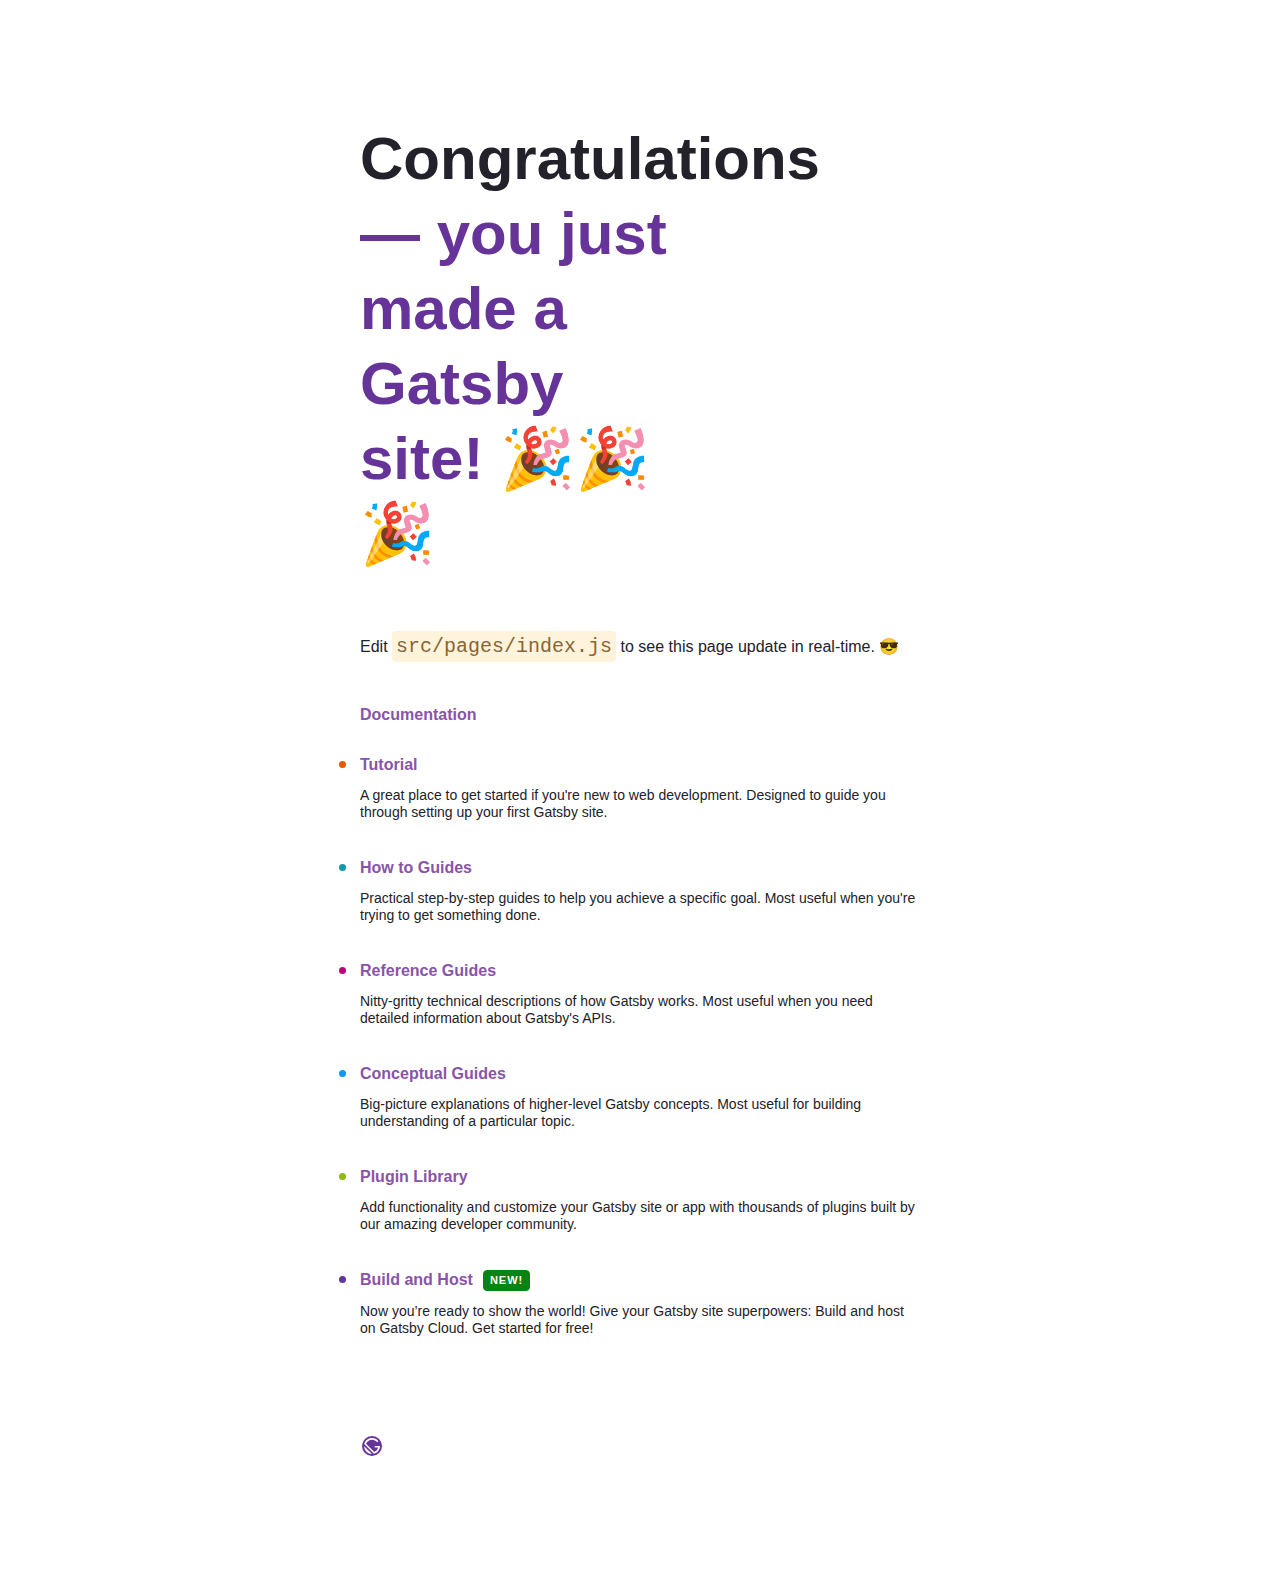
<file: index.html>
<!DOCTYPE html><html><head><meta charSet="utf-8"/><meta http-equiv="x-ua-compatible" content="ie=edge"/><meta name="viewport" content="width=device-width, initial-scale=1, shrink-to-fit=no"/><meta name="generator" content="Gatsby 5.11.0"/><style data-href="/styles.2ce13745ccaac474afc9.css" data-identity="gatsby-global-css">:root{--background-color:#faf7f0;--teal:#cdfcf6;--purple:#98a8f8;--lightpurple:#bccef8;--black:#373640;--neon-green:#c1ffd7;--text-color:#000;--link-color:#035fe6;--link-hover-color:#136ff6;--overlay-background-color:#eee;--body-font-size-m:22px;--body-font-size-s:18px;--body-font-size-xs:16px;--heading-font-size-xxl:48px;--heading-font-size-xl:40px;--heading-font-size-l:32px;--heading-font-size-m:24px;--heading-font-size-s:20px;--heading-font-size-xs:18px}@media (min-width:900px){:root{--heading-font-size-xxl:60px;--heading-font-size-xl:48px;--heading-font-size-l:36px;--heading-font-size-m:30px;--heading-font-size-s:24px;--heading-font-size-xs:22px}}body{margin:auto;max-width:1200px;padding:25px}body.appear{display:unset}h1,h2,h3,h4,h5,h6{font-weight:600;line-height:1.25;margin-bottom:.5em;margin-top:1em}h1{font-size:var(--heading-font-size-xxl)}h2{font-size:var(--heading-font-size-xl)}h3{font-size:var(--heading-font-size-l)}h4{font-size:var(--heading-font-size-m)}h5{font-size:var(--heading-font-size-s)}h6{font-size:var(--heading-font-size-xs)}blockquote,dl,ol,p,pre,ul{margin-bottom:1em;margin-top:1em}hr{border:0;margin-bottom:1.5em;margin-top:1.5em}code,pre,samp{font-size:var(--body-font-size-s)}code,samp{padding:.125em}pre{overflow:scroll}main pre{border-radius:.25em;overflow-x:auto;padding:1em;white-space:pre}a:any-link{color:var(--link-color);text-decoration:none}a:hover{color:var(--link-hover-color);text-decoration:underline}a.button:any-link,button{background-color:var(--link-color);border:2px solid transparent;border-radius:30px;box-sizing:border-box;color:var(--background-color);cursor:pointer;display:inline-block;font-style:normal;font-weight:600;margin:16px 0;overflow:hidden;padding:5px 30px;text-align:center;text-decoration:none;text-overflow:ellipsis;white-space:nowrap}a.button:focus,a.button:hover,button:focus,button:hover{background-color:var(--link-hover-color);cursor:pointer}button:disabled,button:disabled:hover{background-color:var(--overlay-background-color);cursor:unset}a.button.secondary,button.secondary{background-color:unset;border:2px solid;color:var(--text-color)}main input{background-color:var(--background-color);border-radius:.25rem;box-sizing:border-box;color:var(--text-color);display:block;font-size:1.25rem;margin-bottom:1rem;max-width:50rem;padding:.75rem .6rem;width:100%}main input,main input:hover{border:1px solid var(--text-color)}main blockquote{font-style:italic;hanging-punctuation:first;margin:3rem;text-indent:-1rem}main blockquote p:before{content:"“";line-height:0}main blockquote p:after{content:"”";line-height:0}.icon{display:inline-block;height:24px;width:24px}.icon svg{height:100%;width:100%}main .section{padding:64px 16px}@media (min-width:600px){main .section{padding:64px 32px}}@media (min-width:900px){.section>div{margin:auto;max-width:1200px}}main .section.collections{background-color:#fff}.card{grid-gap:16px;display:grid;grid-template-columns:repeat(auto-fill,minmax(150px,1fr));margin:0;padding:0}.card>div{border-radius:12px}.card .teal{background-color:var(--teal)}.card .teal p{background:transparent}.card .purple{background-color:var(--purple)}.card .black{background-color:var(--black)}.card .blue{background-color:var(--lightpurple)}.card .green{background-color:var(--neon-green)}.product-card-list-wrapper{display:flex}.product-card-list-wrapper .product-card{max-width:150px}.product-card-list-wrapper .product-card .product-card-image-wrapper{background:red}#gatsby-focus-wrapper{display:flex;justify-content:center;width:100%}.productWrapper{display:flex;gap:1em}</style><style>.gatsby-image-wrapper{position:relative;overflow:hidden}.gatsby-image-wrapper picture.object-fit-polyfill{position:static!important}.gatsby-image-wrapper img{bottom:0;height:100%;left:0;margin:0;max-width:none;padding:0;position:absolute;right:0;top:0;width:100%;object-fit:cover}.gatsby-image-wrapper [data-main-image]{opacity:0;transform:translateZ(0);transition:opacity .25s linear;will-change:opacity}.gatsby-image-wrapper-constrained{display:inline-block;vertical-align:top}</style><noscript><style>.gatsby-image-wrapper noscript [data-main-image]{opacity:1!important}.gatsby-image-wrapper [data-placeholder-image]{opacity:0!important}</style></noscript><script type="module">const e="undefined"!=typeof HTMLImageElement&&"loading"in HTMLImageElement.prototype;e&&document.body.addEventListener("load",(function(e){const t=e.target;if(void 0===t.dataset.mainImage)return;if(void 0===t.dataset.gatsbyImageSsr)return;let a=null,n=t;for(;null===a&&n;)void 0!==n.parentNode.dataset.gatsbyImageWrapper&&(a=n.parentNode),n=n.parentNode;const o=a.querySelector("[data-placeholder-image]"),r=new Image;r.src=t.currentSrc,r.decode().catch((()=>{})).then((()=>{t.style.opacity=1,o&&(o.style.opacity=0,o.style.transition="opacity 500ms linear")}))}),!0);</script><title data-gatsby-head="true">Home Page</title></head><body><div id="___gatsby"><div style="outline:none" tabindex="-1" id="gatsby-focus-wrapper"><main style="color:#232129;padding:96px;font-family:-apple-system, Roboto, sans-serif, serif"><h1 style="margin-top:0;margin-bottom:64px;max-width:320px">Congratulations<br/><span style="color:#663399">— you just made a Gatsby site! 🎉🎉🎉</span></h1><p style="margin-bottom:48px">Edit <code style="color:#8A6534;padding:4px;background-color:#FFF4DB;font-size:1.25rem;border-radius:4px">src/pages/index.js</code> to see this page update in real-time. 😎</p><ul style="margin-bottom:96px;padding-left:0"><li style="color:#8954A8;font-weight:bold;font-size:16px;vertical-align:5%;list-style-type:none;margin-bottom:24px"><a style="color:#8954A8;font-weight:bold;font-size:16px;vertical-align:5%" href="https://www.gatsbyjs.com/docs/?utm_source=starter&amp;utm_medium=start-page&amp;utm_campaign=minimal-starter">Documentation</a></li><li style="font-weight:300;font-size:24px;max-width:560px;margin-bottom:30px;color:#E95800"><span><a style="color:#8954A8;font-weight:bold;font-size:16px;vertical-align:5%" href="https://www.gatsbyjs.com/docs/tutorial/getting-started/?utm_source=starter&amp;utm_medium=start-page&amp;utm_campaign=minimal-starter">Tutorial</a><p style="color:#232129;font-size:14px;margin-top:10px;margin-bottom:0;line-height:1.25">A great place to get started if you&#x27;re new to web development. Designed to guide you through setting up your first Gatsby site.</p></span></li><li style="font-weight:300;font-size:24px;max-width:560px;margin-bottom:30px;color:#1099A8"><span><a style="color:#8954A8;font-weight:bold;font-size:16px;vertical-align:5%" href="https://www.gatsbyjs.com/docs/how-to/?utm_source=starter&amp;utm_medium=start-page&amp;utm_campaign=minimal-starter">How to Guides</a><p style="color:#232129;font-size:14px;margin-top:10px;margin-bottom:0;line-height:1.25">Practical step-by-step guides to help you achieve a specific goal. Most useful when you&#x27;re trying to get something done.</p></span></li><li style="font-weight:300;font-size:24px;max-width:560px;margin-bottom:30px;color:#BC027F"><span><a style="color:#8954A8;font-weight:bold;font-size:16px;vertical-align:5%" href="https://www.gatsbyjs.com/docs/reference/?utm_source=starter&amp;utm_medium=start-page&amp;utm_campaign=minimal-starter">Reference Guides</a><p style="color:#232129;font-size:14px;margin-top:10px;margin-bottom:0;line-height:1.25">Nitty-gritty technical descriptions of how Gatsby works. Most useful when you need detailed information about Gatsby&#x27;s APIs.</p></span></li><li style="font-weight:300;font-size:24px;max-width:560px;margin-bottom:30px;color:#0D96F2"><span><a style="color:#8954A8;font-weight:bold;font-size:16px;vertical-align:5%" href="https://www.gatsbyjs.com/docs/conceptual/?utm_source=starter&amp;utm_medium=start-page&amp;utm_campaign=minimal-starter">Conceptual Guides</a><p style="color:#232129;font-size:14px;margin-top:10px;margin-bottom:0;line-height:1.25">Big-picture explanations of higher-level Gatsby concepts. Most useful for building understanding of a particular topic.</p></span></li><li style="font-weight:300;font-size:24px;max-width:560px;margin-bottom:30px;color:#8EB814"><span><a style="color:#8954A8;font-weight:bold;font-size:16px;vertical-align:5%" href="https://www.gatsbyjs.com/plugins?utm_source=starter&amp;utm_medium=start-page&amp;utm_campaign=minimal-starter">Plugin Library</a><p style="color:#232129;font-size:14px;margin-top:10px;margin-bottom:0;line-height:1.25">Add functionality and customize your Gatsby site or app with thousands of plugins built by our amazing developer community.</p></span></li><li style="font-weight:300;font-size:24px;max-width:560px;margin-bottom:30px;color:#663399"><span><a style="color:#8954A8;font-weight:bold;font-size:16px;vertical-align:5%" href="https://www.gatsbyjs.com/cloud?utm_source=starter&amp;utm_medium=start-page&amp;utm_campaign=minimal-starter">Build and Host</a><span style="color:#fff;background-color:#088413;border:1px solid #088413;font-size:11px;font-weight:bold;letter-spacing:1px;border-radius:4px;padding:4px 6px;display:inline-block;position:relative;top:-2px;margin-left:10px;line-height:1" aria-label="New Badge">NEW!</span><p style="color:#232129;font-size:14px;margin-top:10px;margin-bottom:0;line-height:1.25">Now you’re ready to show the world! Give your Gatsby site superpowers: Build and host on Gatsby Cloud. Get started for free!</p></span></li></ul><img alt="Gatsby G Logo" src="data:image/svg+xml,%3Csvg width=&#x27;24&#x27; height=&#x27;24&#x27; fill=&#x27;none&#x27; xmlns=&#x27;http://www.w3.org/2000/svg&#x27;%3E%3Cpath d=&#x27;M12 2a10 10 0 110 20 10 10 0 010-20zm0 2c-3.73 0-6.86 2.55-7.75 6L14 19.75c3.45-.89 6-4.02 6-7.75h-5.25v1.5h3.45a6.37 6.37 0 01-3.89 4.44L6.06 9.69C7 7.31 9.3 5.63 12 5.63c2.13 0 4 1.04 5.18 2.65l1.23-1.06A7.959 7.959 0 0012 4zm-8 8a8 8 0 008 8c.04 0 .09 0-8-8z&#x27; fill=&#x27;%23639&#x27;/%3E%3C/svg%3E"/></main></div><div id="gatsby-announcer" style="position:absolute;top:0;width:1px;height:1px;padding:0;overflow:hidden;clip:rect(0, 0, 0, 0);white-space:nowrap;border:0" aria-live="assertive" aria-atomic="true"></div></div><script id="gatsby-script-loader">/*<![CDATA[*/window.pagePath="/";/*]]>*/</script><!-- slice-start id="_gatsby-scripts-1" -->
          <script
            id="gatsby-chunk-mapping"
          >
            window.___chunkMapping="{\"app\":[\"/app-903a85a83b97c47aaea0.js\"],\"component---src-pages-404-js\":[\"/component---src-pages-404-js-c83863f0740df5af55e9.js\"],\"component---src-pages-index-js\":[\"/component---src-pages-index-js-45104943ad5bf45ecb21.js\"],\"component---src-templates-page-js\":[\"/component---src-templates-page-js-ff4b4d8edc0312afaf7f.js\"],\"component---src-templates-product-js\":[\"/component---src-templates-product-js-5cc290465be92ad0e015.js\"]}";
          </script>
        <script>window.___webpackCompilationHash="c1f3f2856bb5c24909a2";</script><script src="/webpack-runtime-f08c5ab6c9c815e9c1e5.js" async></script><script src="/framework-2000302d0c42d8e97aa3.js" async></script><script src="/app-903a85a83b97c47aaea0.js" async></script><!-- slice-end id="_gatsby-scripts-1" --></body></html>
</file>
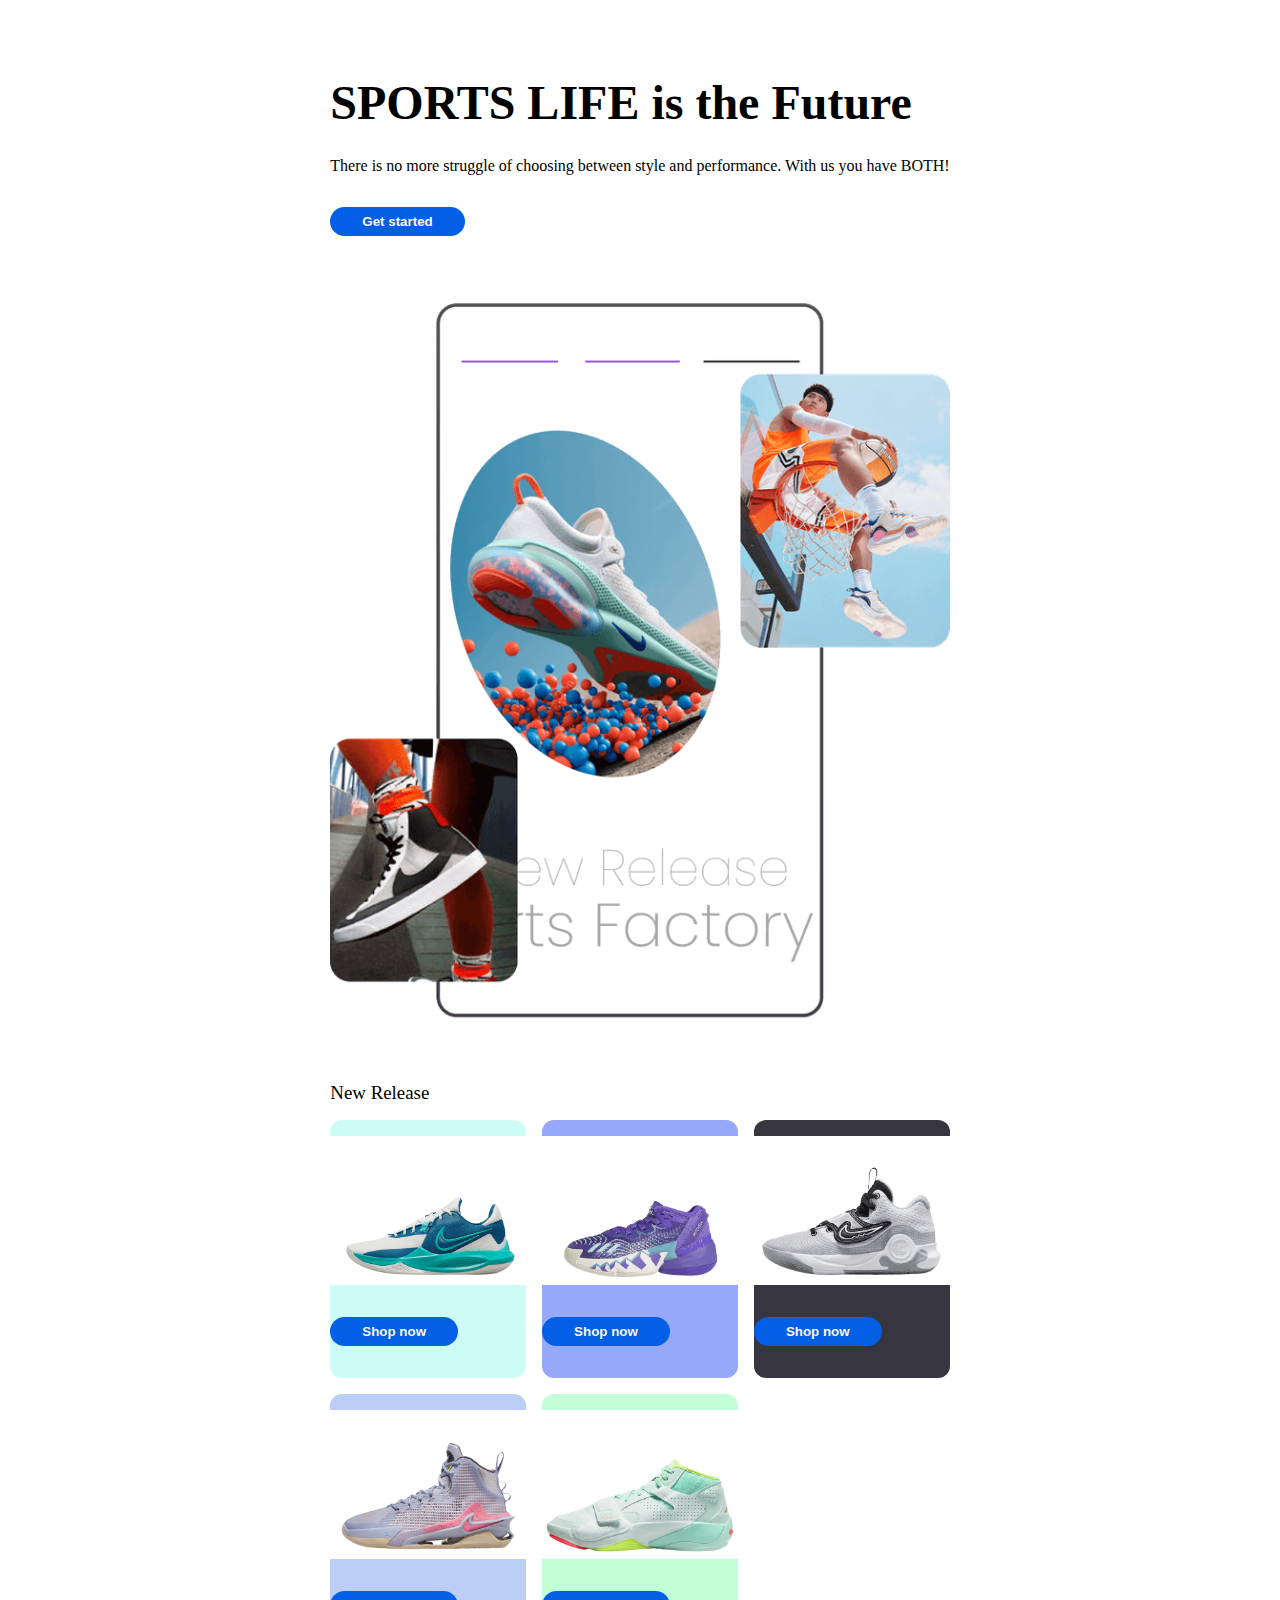
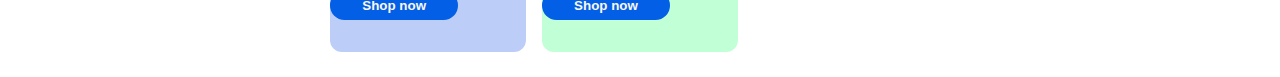
<file: testpage/index.html>
<!DOCTYPE html><html><head><meta charSet="utf-8"/><meta http-equiv="x-ua-compatible" content="ie=edge"/><meta name="viewport" content="width=device-width, initial-scale=1, shrink-to-fit=no"/><meta name="generator" content="Gatsby 5.11.0"/><style data-href="/styles.2ce13745ccaac474afc9.css" data-identity="gatsby-global-css">:root{--background-color:#faf7f0;--teal:#cdfcf6;--purple:#98a8f8;--lightpurple:#bccef8;--black:#373640;--neon-green:#c1ffd7;--text-color:#000;--link-color:#035fe6;--link-hover-color:#136ff6;--overlay-background-color:#eee;--body-font-size-m:22px;--body-font-size-s:18px;--body-font-size-xs:16px;--heading-font-size-xxl:48px;--heading-font-size-xl:40px;--heading-font-size-l:32px;--heading-font-size-m:24px;--heading-font-size-s:20px;--heading-font-size-xs:18px}@media (min-width:900px){:root{--heading-font-size-xxl:60px;--heading-font-size-xl:48px;--heading-font-size-l:36px;--heading-font-size-m:30px;--heading-font-size-s:24px;--heading-font-size-xs:22px}}body{margin:auto;max-width:1200px;padding:25px}body.appear{display:unset}h1,h2,h3,h4,h5,h6{font-weight:600;line-height:1.25;margin-bottom:.5em;margin-top:1em}h1{font-size:var(--heading-font-size-xxl)}h2{font-size:var(--heading-font-size-xl)}h3{font-size:var(--heading-font-size-l)}h4{font-size:var(--heading-font-size-m)}h5{font-size:var(--heading-font-size-s)}h6{font-size:var(--heading-font-size-xs)}blockquote,dl,ol,p,pre,ul{margin-bottom:1em;margin-top:1em}hr{border:0;margin-bottom:1.5em;margin-top:1.5em}code,pre,samp{font-size:var(--body-font-size-s)}code,samp{padding:.125em}pre{overflow:scroll}main pre{border-radius:.25em;overflow-x:auto;padding:1em;white-space:pre}a:any-link{color:var(--link-color);text-decoration:none}a:hover{color:var(--link-hover-color);text-decoration:underline}a.button:any-link,button{background-color:var(--link-color);border:2px solid transparent;border-radius:30px;box-sizing:border-box;color:var(--background-color);cursor:pointer;display:inline-block;font-style:normal;font-weight:600;margin:16px 0;overflow:hidden;padding:5px 30px;text-align:center;text-decoration:none;text-overflow:ellipsis;white-space:nowrap}a.button:focus,a.button:hover,button:focus,button:hover{background-color:var(--link-hover-color);cursor:pointer}button:disabled,button:disabled:hover{background-color:var(--overlay-background-color);cursor:unset}a.button.secondary,button.secondary{background-color:unset;border:2px solid;color:var(--text-color)}main input{background-color:var(--background-color);border-radius:.25rem;box-sizing:border-box;color:var(--text-color);display:block;font-size:1.25rem;margin-bottom:1rem;max-width:50rem;padding:.75rem .6rem;width:100%}main input,main input:hover{border:1px solid var(--text-color)}main blockquote{font-style:italic;hanging-punctuation:first;margin:3rem;text-indent:-1rem}main blockquote p:before{content:"“";line-height:0}main blockquote p:after{content:"”";line-height:0}.icon{display:inline-block;height:24px;width:24px}.icon svg{height:100%;width:100%}main .section{padding:64px 16px}@media (min-width:600px){main .section{padding:64px 32px}}@media (min-width:900px){.section>div{margin:auto;max-width:1200px}}main .section.collections{background-color:#fff}.card{grid-gap:16px;display:grid;grid-template-columns:repeat(auto-fill,minmax(150px,1fr));margin:0;padding:0}.card>div{border-radius:12px}.card .teal{background-color:var(--teal)}.card .teal p{background:transparent}.card .purple{background-color:var(--purple)}.card .black{background-color:var(--black)}.card .blue{background-color:var(--lightpurple)}.card .green{background-color:var(--neon-green)}.product-card-list-wrapper{display:flex}.product-card-list-wrapper .product-card{max-width:150px}.product-card-list-wrapper .product-card .product-card-image-wrapper{background:red}#gatsby-focus-wrapper{display:flex;justify-content:center;width:100%}.productWrapper{display:flex;gap:1em}</style><style>.gatsby-image-wrapper{position:relative;overflow:hidden}.gatsby-image-wrapper picture.object-fit-polyfill{position:static!important}.gatsby-image-wrapper img{bottom:0;height:100%;left:0;margin:0;max-width:none;padding:0;position:absolute;right:0;top:0;width:100%;object-fit:cover}.gatsby-image-wrapper [data-main-image]{opacity:0;transform:translateZ(0);transition:opacity .25s linear;will-change:opacity}.gatsby-image-wrapper-constrained{display:inline-block;vertical-align:top}</style><noscript><style>.gatsby-image-wrapper noscript [data-main-image]{opacity:1!important}.gatsby-image-wrapper [data-placeholder-image]{opacity:0!important}</style></noscript><script type="module">const e="undefined"!=typeof HTMLImageElement&&"loading"in HTMLImageElement.prototype;e&&document.body.addEventListener("load",(function(e){const t=e.target;if(void 0===t.dataset.mainImage)return;if(void 0===t.dataset.gatsbyImageSsr)return;let a=null,n=t;for(;null===a&&n;)void 0!==n.parentNode.dataset.gatsbyImageWrapper&&(a=n.parentNode),n=n.parentNode;const o=a.querySelector("[data-placeholder-image]"),r=new Image;r.src=t.currentSrc,r.decode().catch((()=>{})).then((()=>{t.style.opacity=1,o&&(o.style.opacity=0,o.style.transition="opacity 500ms linear")}))}),!0);</script></head><body><div id="___gatsby"><div style="outline:none" tabindex="-1" id="gatsby-focus-wrapper"><div><h2>SPORTS LIFE is the Future</h2>
<p>There is no more struggle of choosing between style and performance. With us you have BOTH!</p>
<p><button>Get started</button></p>
<p><span class="gatsby-resp-image-wrapper" style="position:relative;display:block;margin-left:auto;margin-right:auto;max-width:650px">
      <a class="gatsby-resp-image-link" href="/static/7a3266875fcc9c90a99c3f8f17249895/4fa52/testpage-1.png" style="display:block" target="_blank" rel="noopener">
    <span class="gatsby-resp-image-background-image" style="padding-bottom:128.83435582822085%;position:relative;bottom:0;left:0;background-image:url(&#x27;[data-uri]&#x27;);background-size:cover;display:block"></span>
  <img class="gatsby-resp-image-image" alt="testpage 1" title="" src="/static/7a3266875fcc9c90a99c3f8f17249895/a6d36/testpage-1.png" srcSet="/static/7a3266875fcc9c90a99c3f8f17249895/222b7/testpage-1.png 163w /static/7a3266875fcc9c90a99c3f8f17249895/ff46a/testpage-1.png 325w /static/7a3266875fcc9c90a99c3f8f17249895/a6d36/testpage-1.png 650w /static/7a3266875fcc9c90a99c3f8f17249895/e548f/testpage-1.png 975w /static/7a3266875fcc9c90a99c3f8f17249895/4fa52/testpage-1.png 1241w" sizes="(max-width: 650px) 100vw, 650px" style="width:100%;height:100%;margin:0;vertical-align:middle;position:absolute;top:0;left:0" loading="lazy" decoding="async"/>
  </a>
    </span></p>
<p><span style="font-size:1.18em">New Release</span></p>
<section class="card">
<div class="teal">
<p><span class="gatsby-resp-image-wrapper" style="position:relative;display:block;margin-left:auto;margin-right:auto;max-width:573px">
      <a class="gatsby-resp-image-link" href="/static/50f4fc3125c1e75010abd7e5499e6299/3c024/testpage-2.png" style="display:block" target="_blank" rel="noopener">
    <span class="gatsby-resp-image-background-image" style="padding-bottom:76.07361963190185%;position:relative;bottom:0;left:0;background-image:url(&#x27;[data-uri]&#x27;);background-size:cover;display:block"></span>
  <img class="gatsby-resp-image-image" alt="testpage 2" title="" src="/static/50f4fc3125c1e75010abd7e5499e6299/3c024/testpage-2.png" srcSet="/static/50f4fc3125c1e75010abd7e5499e6299/222b7/testpage-2.png 163w /static/50f4fc3125c1e75010abd7e5499e6299/ff46a/testpage-2.png 325w /static/50f4fc3125c1e75010abd7e5499e6299/3c024/testpage-2.png 573w" sizes="(max-width: 573px) 100vw, 573px" style="width:100%;height:100%;margin:0;vertical-align:middle;position:absolute;top:0;left:0" loading="lazy" decoding="async"/>
  </a>
    </span></p>
<p><button>Shop now</button></p>
</div>
<div class="purple">
<p><span class="gatsby-resp-image-wrapper" style="position:relative;display:block;margin-left:auto;margin-right:auto;max-width:573px">
      <a class="gatsby-resp-image-link" href="/static/dd36106fd9640750838cb34ed608f6e5/3c024/testpage-3.png" style="display:block" target="_blank" rel="noopener">
    <span class="gatsby-resp-image-background-image" style="padding-bottom:76.07361963190185%;position:relative;bottom:0;left:0;background-image:url(&#x27;[data-uri]&#x27;);background-size:cover;display:block"></span>
  <img class="gatsby-resp-image-image" alt="testpage 3" title="" src="/static/dd36106fd9640750838cb34ed608f6e5/3c024/testpage-3.png" srcSet="/static/dd36106fd9640750838cb34ed608f6e5/222b7/testpage-3.png 163w /static/dd36106fd9640750838cb34ed608f6e5/ff46a/testpage-3.png 325w /static/dd36106fd9640750838cb34ed608f6e5/3c024/testpage-3.png 573w" sizes="(max-width: 573px) 100vw, 573px" style="width:100%;height:100%;margin:0;vertical-align:middle;position:absolute;top:0;left:0" loading="lazy" decoding="async"/>
  </a>
    </span></p>
<p><button>Shop now</button></p>
</div>
<div class="black">
<p><span class="gatsby-resp-image-wrapper" style="position:relative;display:block;margin-left:auto;margin-right:auto;max-width:573px">
      <a class="gatsby-resp-image-link" href="/static/a2c242654471ca968648b68ad5fb03a4/3c024/testpage-4.png" style="display:block" target="_blank" rel="noopener">
    <span class="gatsby-resp-image-background-image" style="padding-bottom:76.07361963190185%;position:relative;bottom:0;left:0;background-image:url(&#x27;[data-uri]&#x27;);background-size:cover;display:block"></span>
  <img class="gatsby-resp-image-image" alt="testpage 4" title="" src="/static/a2c242654471ca968648b68ad5fb03a4/3c024/testpage-4.png" srcSet="/static/a2c242654471ca968648b68ad5fb03a4/222b7/testpage-4.png 163w /static/a2c242654471ca968648b68ad5fb03a4/ff46a/testpage-4.png 325w /static/a2c242654471ca968648b68ad5fb03a4/3c024/testpage-4.png 573w" sizes="(max-width: 573px) 100vw, 573px" style="width:100%;height:100%;margin:0;vertical-align:middle;position:absolute;top:0;left:0" loading="lazy" decoding="async"/>
  </a>
    </span></p>
<p><button>Shop now</button></p>
</div>

<div class="blue">
<p><span class="gatsby-resp-image-wrapper" style="position:relative;display:block;margin-left:auto;margin-right:auto;max-width:573px">
      <a class="gatsby-resp-image-link" href="/static/359f3abe45e4a5d6ec17213d08e5242f/3c024/testpage-5.png" style="display:block" target="_blank" rel="noopener">
    <span class="gatsby-resp-image-background-image" style="padding-bottom:76.07361963190185%;position:relative;bottom:0;left:0;background-image:url(&#x27;[data-uri]&#x27;);background-size:cover;display:block"></span>
  <img class="gatsby-resp-image-image" alt="testpage 5" title="" src="/static/359f3abe45e4a5d6ec17213d08e5242f/3c024/testpage-5.png" srcSet="/static/359f3abe45e4a5d6ec17213d08e5242f/222b7/testpage-5.png 163w /static/359f3abe45e4a5d6ec17213d08e5242f/ff46a/testpage-5.png 325w /static/359f3abe45e4a5d6ec17213d08e5242f/3c024/testpage-5.png 573w" sizes="(max-width: 573px) 100vw, 573px" style="width:100%;height:100%;margin:0;vertical-align:middle;position:absolute;top:0;left:0" loading="lazy" decoding="async"/>
  </a>
    </span></p>
<p><button>Shop now</button></p>
</div>
<div class="green">
<p><span class="gatsby-resp-image-wrapper" style="position:relative;display:block;margin-left:auto;margin-right:auto;max-width:573px">
      <a class="gatsby-resp-image-link" href="/static/17fd0b5adfd62c81d912e419b4468933/3c024/testpage-6.png" style="display:block" target="_blank" rel="noopener">
    <span class="gatsby-resp-image-background-image" style="padding-bottom:76.07361963190185%;position:relative;bottom:0;left:0;background-image:url(&#x27;[data-uri]&#x27;);background-size:cover;display:block"></span>
  <img class="gatsby-resp-image-image" alt="testpage 6" title="" src="/static/17fd0b5adfd62c81d912e419b4468933/3c024/testpage-6.png" srcSet="/static/17fd0b5adfd62c81d912e419b4468933/222b7/testpage-6.png 163w /static/17fd0b5adfd62c81d912e419b4468933/ff46a/testpage-6.png 325w /static/17fd0b5adfd62c81d912e419b4468933/3c024/testpage-6.png 573w" sizes="(max-width: 573px) 100vw, 573px" style="width:100%;height:100%;margin:0;vertical-align:middle;position:absolute;top:0;left:0" loading="lazy" decoding="async"/>
  </a>
    </span></p>
<p><button>Shop now</button></p>
</div>
</section></div></div><div id="gatsby-announcer" style="position:absolute;top:0;width:1px;height:1px;padding:0;overflow:hidden;clip:rect(0, 0, 0, 0);white-space:nowrap;border:0" aria-live="assertive" aria-atomic="true"></div></div><script id="gatsby-script-loader">/*<![CDATA[*/window.pagePath="/testpage";/*]]>*/</script><!-- slice-start id="_gatsby-scripts-1" -->
          <script
            id="gatsby-chunk-mapping"
          >
            window.___chunkMapping="{\"app\":[\"/app-903a85a83b97c47aaea0.js\"],\"component---src-pages-404-js\":[\"/component---src-pages-404-js-c83863f0740df5af55e9.js\"],\"component---src-pages-index-js\":[\"/component---src-pages-index-js-45104943ad5bf45ecb21.js\"],\"component---src-templates-page-js\":[\"/component---src-templates-page-js-ff4b4d8edc0312afaf7f.js\"],\"component---src-templates-product-js\":[\"/component---src-templates-product-js-5cc290465be92ad0e015.js\"]}";
          </script>
        <script>window.___webpackCompilationHash="c1f3f2856bb5c24909a2";</script><script src="/webpack-runtime-f08c5ab6c9c815e9c1e5.js" async></script><script src="/framework-2000302d0c42d8e97aa3.js" async></script><script src="/app-903a85a83b97c47aaea0.js" async></script><!-- slice-end id="_gatsby-scripts-1" --></body></html>
</file>
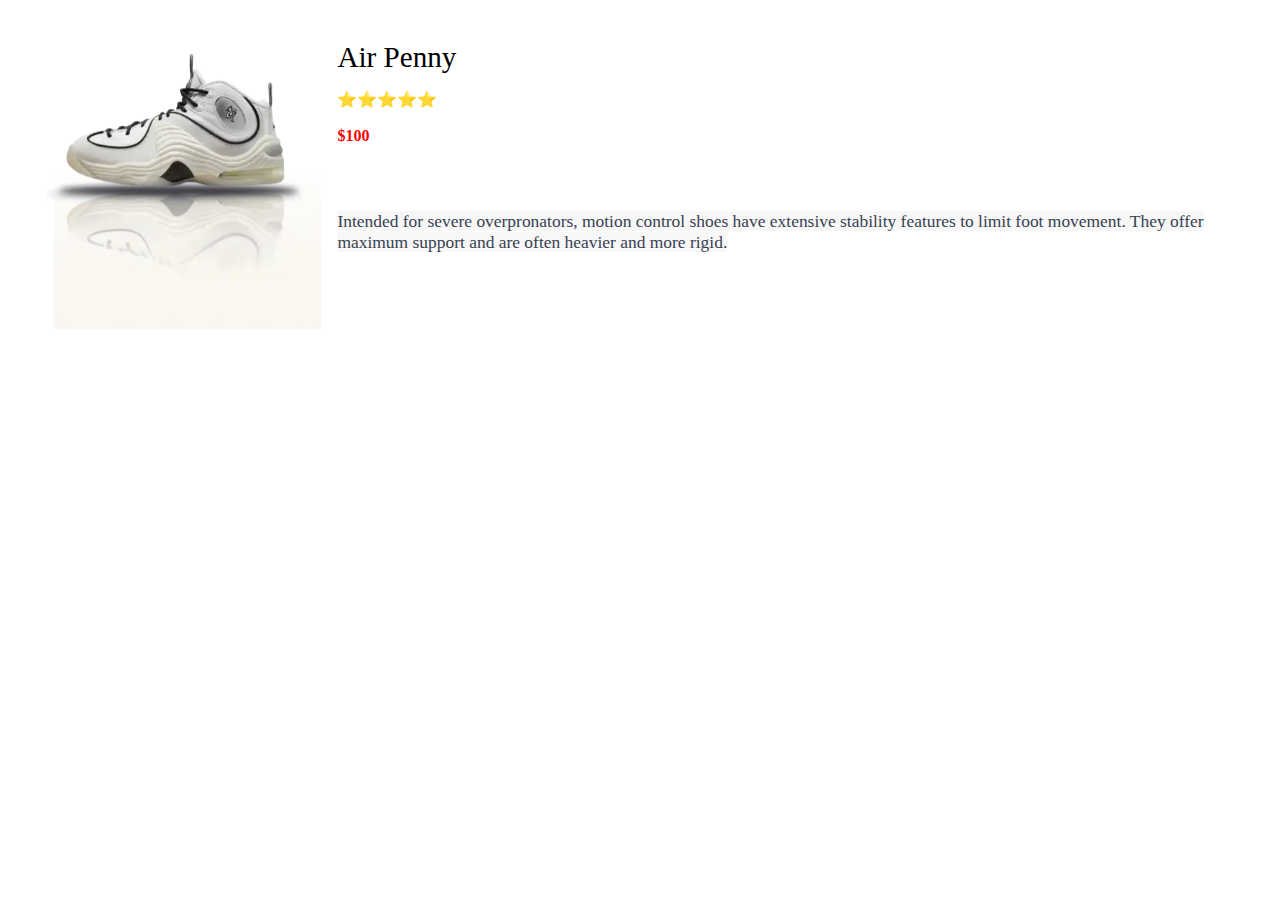
<file: products/airpenny/index.html>
<!DOCTYPE html><html><head><meta charSet="utf-8"/><meta http-equiv="x-ua-compatible" content="ie=edge"/><meta name="viewport" content="width=device-width, initial-scale=1, shrink-to-fit=no"/><meta name="generator" content="Gatsby 5.11.0"/><style data-href="/styles.2ce13745ccaac474afc9.css" data-identity="gatsby-global-css">:root{--background-color:#faf7f0;--teal:#cdfcf6;--purple:#98a8f8;--lightpurple:#bccef8;--black:#373640;--neon-green:#c1ffd7;--text-color:#000;--link-color:#035fe6;--link-hover-color:#136ff6;--overlay-background-color:#eee;--body-font-size-m:22px;--body-font-size-s:18px;--body-font-size-xs:16px;--heading-font-size-xxl:48px;--heading-font-size-xl:40px;--heading-font-size-l:32px;--heading-font-size-m:24px;--heading-font-size-s:20px;--heading-font-size-xs:18px}@media (min-width:900px){:root{--heading-font-size-xxl:60px;--heading-font-size-xl:48px;--heading-font-size-l:36px;--heading-font-size-m:30px;--heading-font-size-s:24px;--heading-font-size-xs:22px}}body{margin:auto;max-width:1200px;padding:25px}body.appear{display:unset}h1,h2,h3,h4,h5,h6{font-weight:600;line-height:1.25;margin-bottom:.5em;margin-top:1em}h1{font-size:var(--heading-font-size-xxl)}h2{font-size:var(--heading-font-size-xl)}h3{font-size:var(--heading-font-size-l)}h4{font-size:var(--heading-font-size-m)}h5{font-size:var(--heading-font-size-s)}h6{font-size:var(--heading-font-size-xs)}blockquote,dl,ol,p,pre,ul{margin-bottom:1em;margin-top:1em}hr{border:0;margin-bottom:1.5em;margin-top:1.5em}code,pre,samp{font-size:var(--body-font-size-s)}code,samp{padding:.125em}pre{overflow:scroll}main pre{border-radius:.25em;overflow-x:auto;padding:1em;white-space:pre}a:any-link{color:var(--link-color);text-decoration:none}a:hover{color:var(--link-hover-color);text-decoration:underline}a.button:any-link,button{background-color:var(--link-color);border:2px solid transparent;border-radius:30px;box-sizing:border-box;color:var(--background-color);cursor:pointer;display:inline-block;font-style:normal;font-weight:600;margin:16px 0;overflow:hidden;padding:5px 30px;text-align:center;text-decoration:none;text-overflow:ellipsis;white-space:nowrap}a.button:focus,a.button:hover,button:focus,button:hover{background-color:var(--link-hover-color);cursor:pointer}button:disabled,button:disabled:hover{background-color:var(--overlay-background-color);cursor:unset}a.button.secondary,button.secondary{background-color:unset;border:2px solid;color:var(--text-color)}main input{background-color:var(--background-color);border-radius:.25rem;box-sizing:border-box;color:var(--text-color);display:block;font-size:1.25rem;margin-bottom:1rem;max-width:50rem;padding:.75rem .6rem;width:100%}main input,main input:hover{border:1px solid var(--text-color)}main blockquote{font-style:italic;hanging-punctuation:first;margin:3rem;text-indent:-1rem}main blockquote p:before{content:"“";line-height:0}main blockquote p:after{content:"”";line-height:0}.icon{display:inline-block;height:24px;width:24px}.icon svg{height:100%;width:100%}main .section{padding:64px 16px}@media (min-width:600px){main .section{padding:64px 32px}}@media (min-width:900px){.section>div{margin:auto;max-width:1200px}}main .section.collections{background-color:#fff}.card{grid-gap:16px;display:grid;grid-template-columns:repeat(auto-fill,minmax(150px,1fr));margin:0;padding:0}.card>div{border-radius:12px}.card .teal{background-color:var(--teal)}.card .teal p{background:transparent}.card .purple{background-color:var(--purple)}.card .black{background-color:var(--black)}.card .blue{background-color:var(--lightpurple)}.card .green{background-color:var(--neon-green)}.product-card-list-wrapper{display:flex}.product-card-list-wrapper .product-card{max-width:150px}.product-card-list-wrapper .product-card .product-card-image-wrapper{background:red}#gatsby-focus-wrapper{display:flex;justify-content:center;width:100%}.productWrapper{display:flex;gap:1em}</style><style>.gatsby-image-wrapper{position:relative;overflow:hidden}.gatsby-image-wrapper picture.object-fit-polyfill{position:static!important}.gatsby-image-wrapper img{bottom:0;height:100%;left:0;margin:0;max-width:none;padding:0;position:absolute;right:0;top:0;width:100%;object-fit:cover}.gatsby-image-wrapper [data-main-image]{opacity:0;transform:translateZ(0);transition:opacity .25s linear;will-change:opacity}.gatsby-image-wrapper-constrained{display:inline-block;vertical-align:top}</style><noscript><style>.gatsby-image-wrapper noscript [data-main-image]{opacity:1!important}.gatsby-image-wrapper [data-placeholder-image]{opacity:0!important}</style></noscript><script type="module">const e="undefined"!=typeof HTMLImageElement&&"loading"in HTMLImageElement.prototype;e&&document.body.addEventListener("load",(function(e){const t=e.target;if(void 0===t.dataset.mainImage)return;if(void 0===t.dataset.gatsbyImageSsr)return;let a=null,n=t;for(;null===a&&n;)void 0!==n.parentNode.dataset.gatsbyImageWrapper&&(a=n.parentNode),n=n.parentNode;const o=a.querySelector("[data-placeholder-image]"),r=new Image;r.src=t.currentSrc,r.decode().catch((()=>{})).then((()=>{t.style.opacity=1,o&&(o.style.opacity=0,o.style.transition="opacity 500ms linear")}))}),!0);</script></head><body><div id="___gatsby"><div style="outline:none" tabindex="-1" id="gatsby-focus-wrapper"><div class="productWrapper"><div><div data-gatsby-image-wrapper="" class="gatsby-image-wrapper gatsby-image-wrapper-constrained"><div style="max-width:393px;display:block"><img alt="" role="presentation" aria-hidden="true" src="data:image/svg+xml;charset=utf-8,%3Csvg%20height=&#x27;458.00000000000006&#x27;%20width=&#x27;393&#x27;%20xmlns=&#x27;http://www.w3.org/2000/svg&#x27;%20version=&#x27;1.1&#x27;%3E%3C/svg%3E" style="max-width:100%;display:block;position:static"/></div><div aria-hidden="true" data-placeholder-image="" style="opacity:1;transition:opacity 500ms linear;background-color:#080808;position:absolute;top:0;left:0;bottom:0;right:0"></div><picture><source type="image/webp" data-srcset="/static/222e21a25b2a763581fb9da09efb24e7/644d0/airpenny-0.webp 98w,/static/222e21a25b2a763581fb9da09efb24e7/f6d85/airpenny-0.webp 197w,/static/222e21a25b2a763581fb9da09efb24e7/a3d7a/airpenny-0.webp 393w" sizes="(min-width: 393px) 393px, 100vw"/><img data-gatsby-image-ssr="" data-main-image="" style="opacity:0" sizes="(min-width: 393px) 393px, 100vw" decoding="async" loading="lazy" data-src="/static/222e21a25b2a763581fb9da09efb24e7/1ec62/airpenny-0.png" data-srcset="/static/222e21a25b2a763581fb9da09efb24e7/79ffa/airpenny-0.png 98w,/static/222e21a25b2a763581fb9da09efb24e7/5d169/airpenny-0.png 197w,/static/222e21a25b2a763581fb9da09efb24e7/1ec62/airpenny-0.png 393w" alt=""/></picture><noscript><picture><source type="image/webp" srcSet="/static/222e21a25b2a763581fb9da09efb24e7/644d0/airpenny-0.webp 98w,/static/222e21a25b2a763581fb9da09efb24e7/f6d85/airpenny-0.webp 197w,/static/222e21a25b2a763581fb9da09efb24e7/a3d7a/airpenny-0.webp 393w" sizes="(min-width: 393px) 393px, 100vw"/><img data-gatsby-image-ssr="" data-main-image="" style="opacity:0" sizes="(min-width: 393px) 393px, 100vw" decoding="async" loading="lazy" src="/static/222e21a25b2a763581fb9da09efb24e7/1ec62/airpenny-0.png" srcSet="/static/222e21a25b2a763581fb9da09efb24e7/79ffa/airpenny-0.png 98w,/static/222e21a25b2a763581fb9da09efb24e7/5d169/airpenny-0.png 197w,/static/222e21a25b2a763581fb9da09efb24e7/1ec62/airpenny-0.png 393w" alt=""/></picture></noscript><script type="module">const t="undefined"!=typeof HTMLImageElement&&"loading"in HTMLImageElement.prototype;if(t){const t=document.querySelectorAll("img[data-main-image]");for(let e of t){e.dataset.src&&(e.setAttribute("src",e.dataset.src),e.removeAttribute("data-src")),e.dataset.srcset&&(e.setAttribute("srcset",e.dataset.srcset),e.removeAttribute("data-srcset"));const t=e.parentNode.querySelectorAll("source[data-srcset]");for(let e of t)e.setAttribute("srcset",e.dataset.srcset),e.removeAttribute("data-srcset");e.complete&&(e.style.opacity=1,e.parentNode.parentNode.querySelector("[data-placeholder-image]").style.opacity=0)}}</script></div></div><div><div><p><span style="font-size:1.82em">Air Penny</span></p>
<p>⭐⭐⭐⭐⭐<br/><br/><span style="color:rgb(255, 0, 0)"><strong>$100<br/><br/></strong></span></p>
<hr/>
<p><span style="font-size:1.09em;color:rgb(55, 65, 81);background-color:rgb(247, 247, 248)">Intended for severe overpronators, motion control shoes have extensive stability features to limit foot movement. They offer maximum support and are often heavier and more rigid.</span></p>
<hr/></div></div></div></div><div id="gatsby-announcer" style="position:absolute;top:0;width:1px;height:1px;padding:0;overflow:hidden;clip:rect(0, 0, 0, 0);white-space:nowrap;border:0" aria-live="assertive" aria-atomic="true"></div></div><script id="gatsby-script-loader">/*<![CDATA[*/window.pagePath="/products/airpenny";/*]]>*/</script><!-- slice-start id="_gatsby-scripts-1" -->
          <script
            id="gatsby-chunk-mapping"
          >
            window.___chunkMapping="{\"app\":[\"/app-903a85a83b97c47aaea0.js\"],\"component---src-pages-404-js\":[\"/component---src-pages-404-js-c83863f0740df5af55e9.js\"],\"component---src-pages-index-js\":[\"/component---src-pages-index-js-45104943ad5bf45ecb21.js\"],\"component---src-templates-page-js\":[\"/component---src-templates-page-js-ff4b4d8edc0312afaf7f.js\"],\"component---src-templates-product-js\":[\"/component---src-templates-product-js-5cc290465be92ad0e015.js\"]}";
          </script>
        <script>window.___webpackCompilationHash="c1f3f2856bb5c24909a2";</script><script src="/webpack-runtime-f08c5ab6c9c815e9c1e5.js" async></script><script src="/framework-2000302d0c42d8e97aa3.js" async></script><script src="/app-903a85a83b97c47aaea0.js" async></script><!-- slice-end id="_gatsby-scripts-1" --></body></html>
</file>
